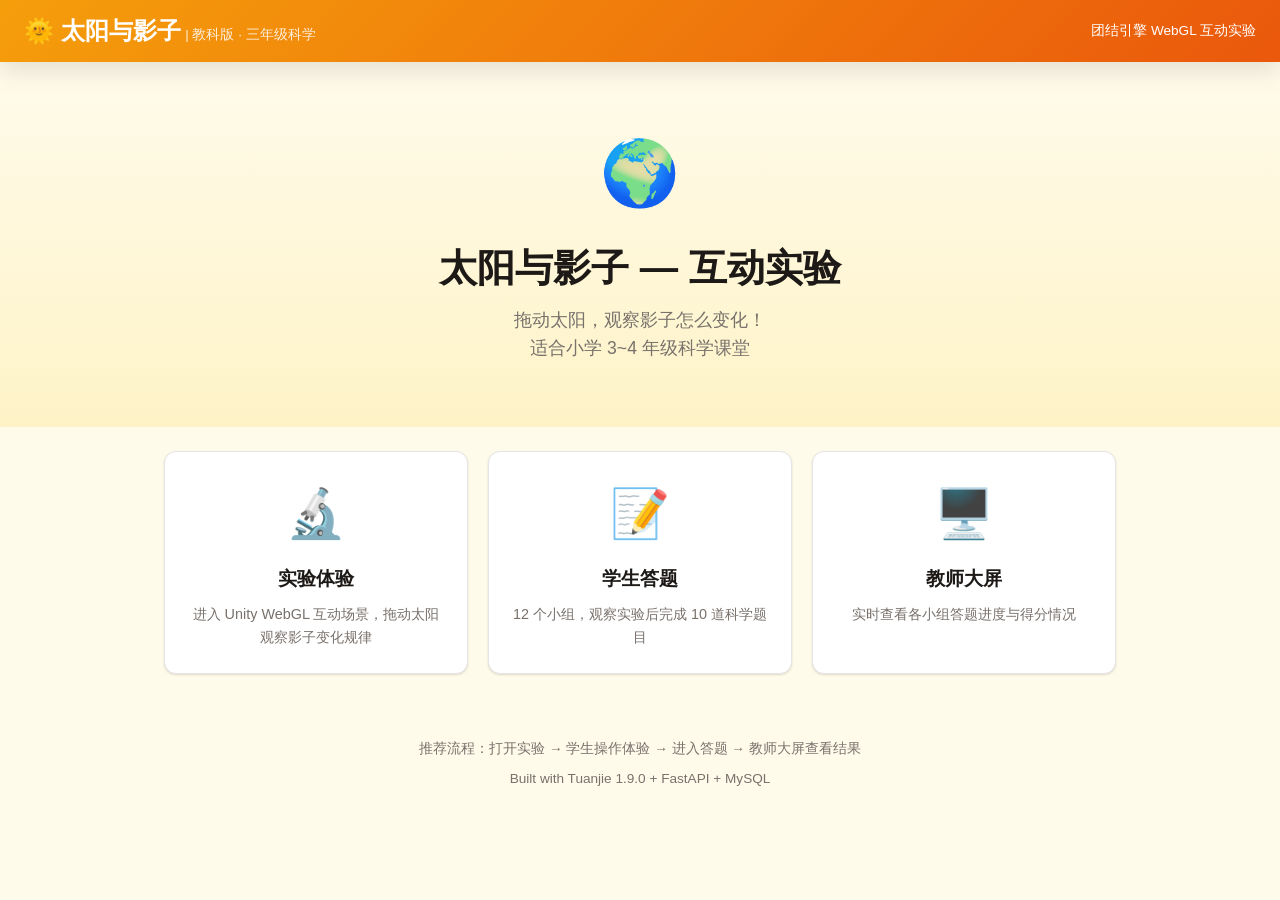
<file: frontend/index.html>
<!DOCTYPE html>
<html lang="zh-CN">
<head>
  <meta charset="UTF-8">
  <meta name="viewport" content="width=device-width, initial-scale=1.0">
  <title>太阳与影子 · 小学科学互动实验</title>
  <link rel="stylesheet" href="css/style.css">
</head>
<body>

<nav class="navbar">
  <div>
    <span class="logo">🌞 太阳与影子</span>
    <span class="subtitle"> | 教科版 · 三年级科学</span>
  </div>
  <span style="font-size:.85rem">团结引擎 WebGL 互动实验</span>
</nav>

<section class="hero">
  <span class="emoji">🌍</span>
  <h1>太阳与影子 — 互动实验</h1>
  <p>拖动太阳，观察影子怎么变化！<br>适合小学 3~4 年级科学课堂</p>
</section>

<div class="grid-3">
  <a href="experiment" class="card" style="text-decoration:none;color:inherit;">
    <span class="icon">🔬</span>
    <h3>实验体验</h3>
    <p>进入 Unity WebGL 互动场景，拖动太阳观察影子变化规律</p>
  </a>

  <a href="student" class="card" style="text-decoration:none;color:inherit;">
    <span class="icon">📝</span>
    <h3>学生答题</h3>
    <p>12 个小组，观察实验后完成 10 道科学题目</p>
  </a>

  <a href="teacher" class="card" style="text-decoration:none;color:inherit;">
    <span class="icon">🖥️</span>
    <h3>教师大屏</h3>
    <p>实时查看各小组答题进度与得分情况</p>
  </a>
</div>

<div style="text-align:center;padding:40px 24px;color:var(--text-secondary);font-size:.85rem;">
  <p>推荐流程：打开实验 → 学生操作体验 → 进入答题 → 教师大屏查看结果</p>
  <p style="margin-top:8px">Built with Tuanjie 1.9.0 + FastAPI + MySQL</p>
</div>

</body>
</html>
</file>
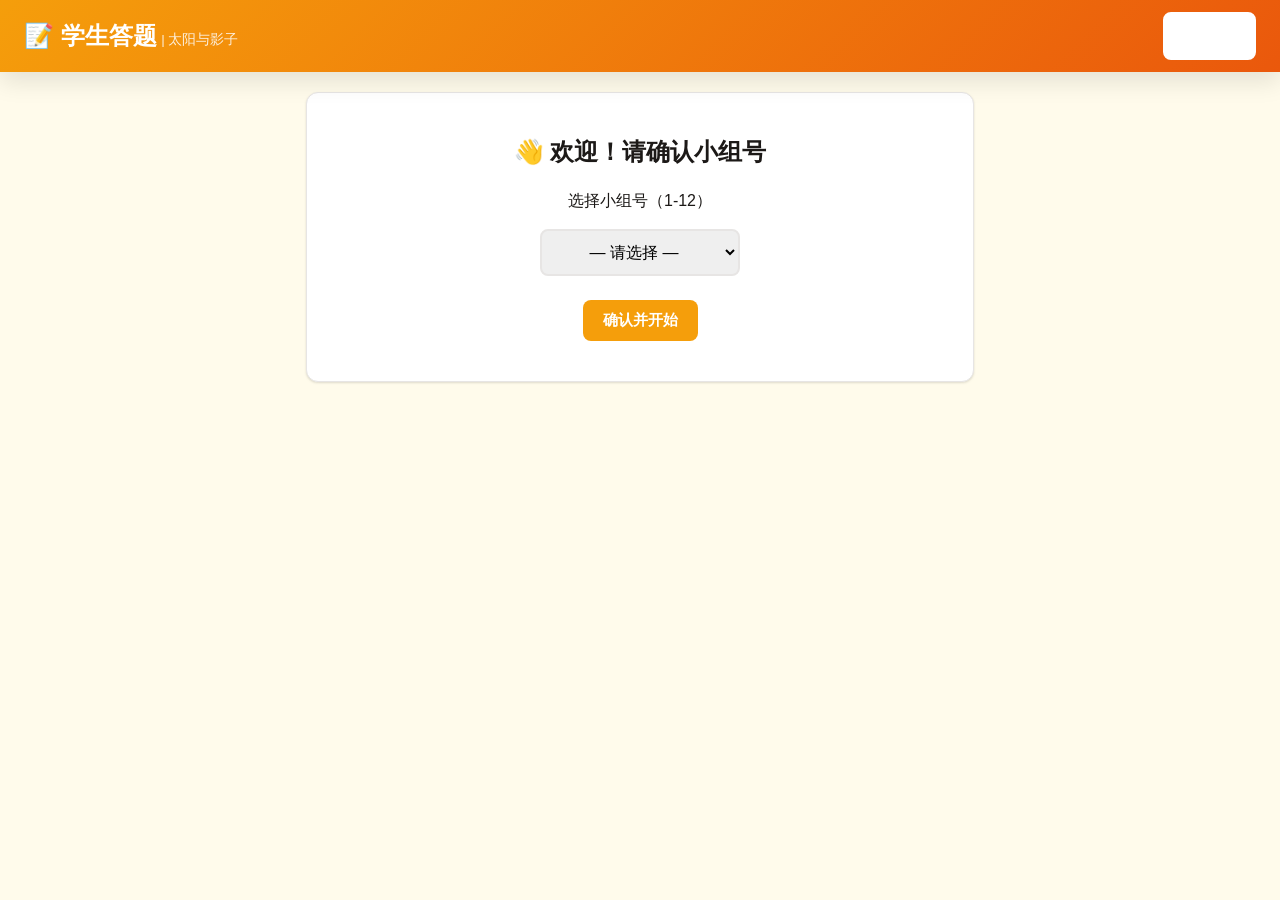
<file: frontend/student.html>
<!DOCTYPE html>
<html lang="zh-CN">
<head>
  <meta charset="UTF-8">
  <meta name="viewport" content="width=device-width, initial-scale=1.0, user-scalable=no">
  <title>学生答题 · 太阳与影子</title>
  <link rel="stylesheet" href="css/style.css">
  <style>
    .quiz-container { max-width: 700px; margin: 20px auto; padding: 0 16px; }
    .group-badge {
      display: inline-block; background: var(--primary); color: white;
      padding: 4px 16px; border-radius: 20px; font-weight: 700;
      font-size: .95rem; margin-bottom: 16px;
    }
    .progress { display: flex; gap: 4px; margin: 16px 0; flex-wrap: wrap; }
    .progress .dot {
      width: 28px; height: 28px; border-radius: 50%;
      background: var(--border); display: flex; align-items: center;
      justify-content: center; font-size: .75rem; font-weight: 700;
      transition: all .3s;
    }
    .progress .dot.done { background: var(--success); color: white; }
    .progress .dot.current { background: var(--primary); color: white; transform: scale(1.2); }

    .question-card { margin-bottom: 20px; }
    .question-card h3 { font-size: 1.05rem; margin-bottom: 16px; line-height: 1.5; }
    .question-card .q-num {
      display: inline-block; background: #fef3c7; color: var(--primary-dark);
      padding: 2px 10px; border-radius: 10px; font-size: .8rem;
      margin-right: 8px;
    }

    .option { display: block; width: 100%; text-align: left;
      padding: 14px 16px; margin-bottom: 8px;
      border: 2px solid var(--border); border-radius: var(--radius-sm);
      background: white; font-size: 1rem; cursor: pointer; transition: all .15s;
      font-family: var(--font);
    }
    .option:hover { border-color: var(--primary); }
    .option.selected { border-color: var(--primary); background: #fef3c7; }
    .option.selected::before { content: "✓ "; color: var(--primary); font-weight: 700; }

    .fill-input {
      width: 100%; padding: 14px 16px; border: 2px solid var(--border);
      border-radius: var(--radius-sm); font-size: 1rem; font-family: var(--font);
      outline: none; transition: border-color .15s;
    }
    .fill-input:focus { border-color: var(--primary); }

    .essay-input {
      width: 100%; padding: 14px 16px; border: 2px solid var(--border);
      border-radius: var(--radius-sm); font-size: 1rem; font-family: var(--font);
      outline: none; resize: vertical; min-height: 80px; transition: border-color .15s;
    }
    .essay-input:focus { border-color: var(--primary); }

    .hint-box {
      background: #fffbeb; border-left: 4px solid var(--warning);
      padding: 12px 16px; border-radius: 0 var(--radius-sm) var(--radius-sm) 0;
      font-size: .85rem; color: #92400e; margin-top: 12px;
    }

    .nav-btns { display: flex; gap: 12px; margin-top: 20px; }
    .nav-btns .btn { flex: 1; justify-content: center; }

    .result-card {
      text-align: center; padding: 40px 20px;
    }
    .result-card .score {
      font-size: 3rem; font-weight: 700; color: var(--primary);
    }
    .result-card .emoji { font-size: 4rem; display: block; }

    .login-step { text-align: center; padding: 40px 20px; }
    .login-step select, .login-step input {
      padding: 12px 16px; border: 2px solid var(--border);
      border-radius: var(--radius-sm); font-size: 1rem;
      font-family: var(--font); margin: 8px 0; width: 200px;
      text-align: center;
    }
    .login-step .btn { margin-top: 16px; }

    /* 平板适配 */
    @media (max-width: 640px) {
      .question-card h3 { font-size: .95rem; }
      .option { padding: 12px; font-size: .9rem; }
    }
  </style>
</head>
<body>

<nav class="navbar">
  <div>
    <span class="logo">📝 学生答题</span>
    <span class="subtitle"> | 太阳与影子</span>
  </div>
  <a href="./" class="btn btn-outline" style="color:white;border-color:white;">← 返回</a>
</nav>

<div class="quiz-container" id="app">
  <!-- 动态填充 -->
</div>

<script src="js/student.js"></script>
</body>
</html>
</file>
<file: frontend/css/style.css>
/* ─── 太阳与影子 · 全局样式 ─── */
:root {
  --primary: #f59e0b;
  --primary-dark: #d97706;
  --bg: #fffbeb;
  --bg-card: #ffffff;
  --text: #1c1917;
  --text-secondary: #78716c;
  --success: #10b981;
  --danger: #ef4444;
  --warning: #f59e0b;
  --border: #e7e5e4;
  --shadow: 0 1px 3px rgba(0,0,0,.08), 0 1px 2px rgba(0,0,0,.06);
  --shadow-lg: 0 10px 25px rgba(0,0,0,.1);
  --radius: 12px;
  --radius-sm: 8px;
  --font: -apple-system, BlinkMacSystemFont, "Segoe UI", "PingFang SC", "Microsoft YaHei", sans-serif;
}

* { margin: 0; padding: 0; box-sizing: border-box; }

body {
  font-family: var(--font);
  background: var(--bg);
  color: var(--text);
  min-height: 100vh;
  line-height: 1.6;
}

/* ─── 导航栏 ─── */
.navbar {
  background: linear-gradient(135deg, #f59e0b, #ea580c);
  color: white;
  padding: 12px 24px;
  display: flex;
  align-items: center;
  justify-content: space-between;
  box-shadow: var(--shadow-lg);
  position: sticky; top: 0; z-index: 100;
}
.navbar .logo { font-size: 1.5rem; font-weight: 700; }
.navbar .subtitle { font-size: .85rem; opacity: .85; }

.btn {
  display: inline-flex; align-items: center; gap: 6px;
  padding: 10px 20px; border-radius: var(--radius-sm);
  font-size: .95rem; font-weight: 600; font-family: var(--font);
  cursor: pointer; border: none; transition: all .2s;
  text-decoration: none;
}
.btn-primary { background: var(--primary); color: white; }
.btn-primary:hover { background: var(--primary-dark); transform: translateY(-1px); }
.btn-success { background: var(--success); color: white; }
.btn-outline { background: white; color: var(--primary); border: 2px solid var(--primary); }

/* ─── 卡片 ─── */
.card {
  background: var(--bg-card);
  border-radius: var(--radius);
  padding: 24px;
  box-shadow: var(--shadow);
  border: 1px solid var(--border);
}

/* ─── 首页特有 ─── */
.hero {
  text-align: center; padding: 60px 24px 40px;
  background: linear-gradient(180deg, #fffbeb 0%, #fef3c7 100%);
}
.hero h1 { font-size: 2.4rem; margin-bottom: 8px; }
.hero .emoji { font-size: 4rem; display: block; margin-bottom: 12px; }
.hero p { font-size: 1.1rem; color: var(--text-secondary); max-width: 500px; margin: 0 auto 24px; }

.grid-3 {
  display: grid;
  grid-template-columns: repeat(auto-fit, minmax(280px, 1fr));
  gap: 20px; padding: 24px; max-width: 1000px; margin: 0 auto;
}
.grid-3 .card { text-align: center; cursor: pointer; transition: all .2s; }
.grid-3 .card:hover { transform: translateY(-4px); box-shadow: var(--shadow-lg); }
.grid-3 .card .icon { font-size: 3rem; display: block; margin-bottom: 12px; }
.grid-3 .card h3 { font-size: 1.2rem; margin-bottom: 8px; }
.grid-3 .card p { color: var(--text-secondary); font-size: .9rem; }

/* ─── 响应式 ─── */
@media (max-width: 640px) {
  .hero h1 { font-size: 1.6rem; }
  .grid-3 { grid-template-columns: 1fr; padding: 12px; }
}
</file>
